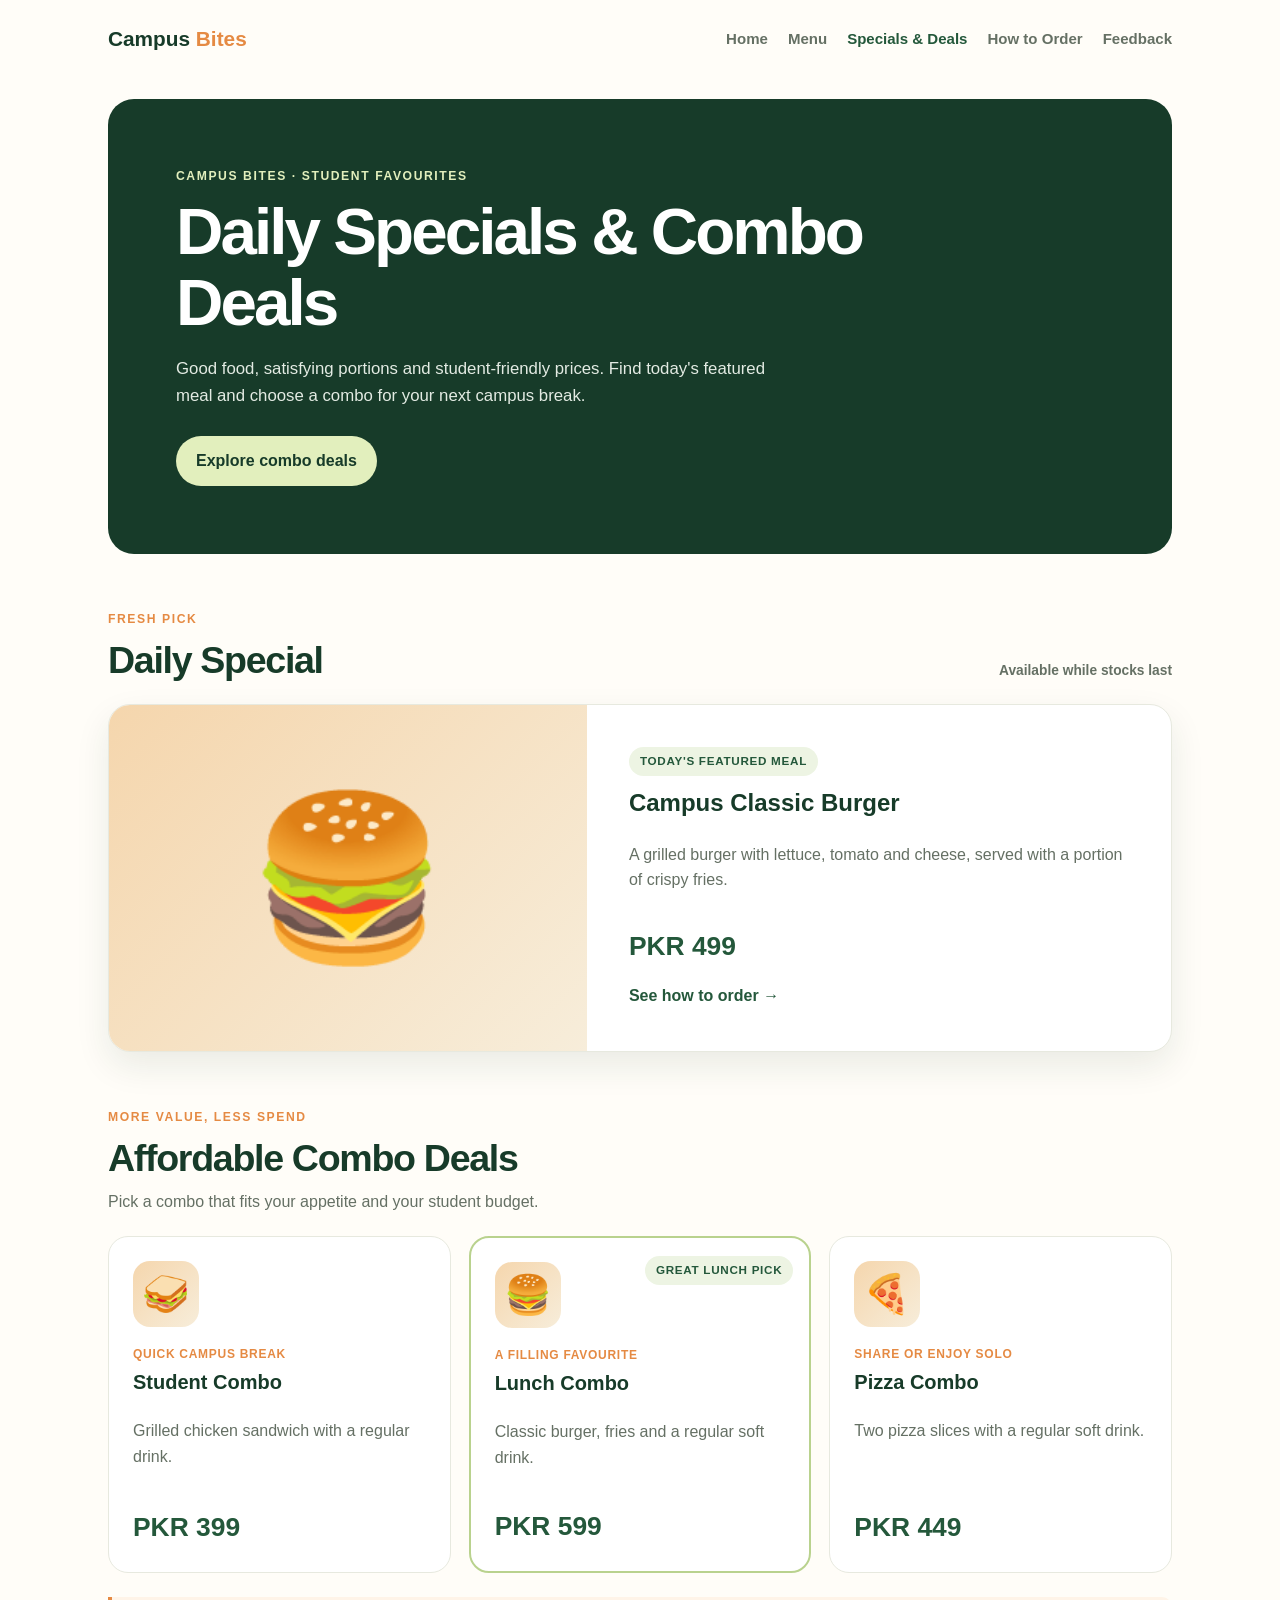
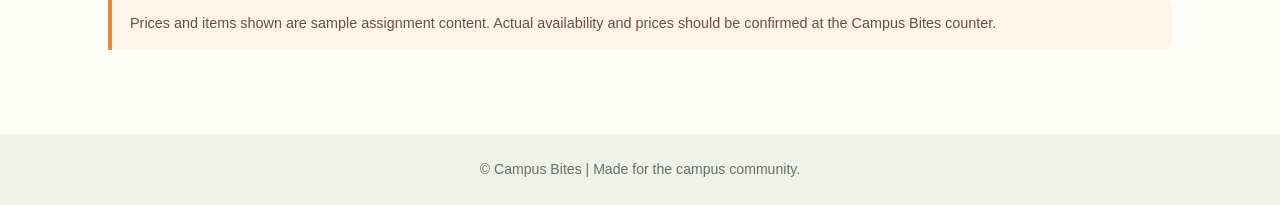
<file: src/deals.html>
<!DOCTYPE html>
<html lang="en">
<head>
  <meta charset="UTF-8">
  <meta name="viewport" content="width=device-width, initial-scale=1.0">
  <meta name="description" content="Campus Bites daily special and affordable student combo deals.">
  <title>Daily Specials &amp; Deals | Campus Bites</title>
  <link rel="stylesheet" href="../styles/style.css">
</head>
<body>
  <header class="site-header">
    <a class="brand" href="index.html">Campus <span>Bites</span></a>
    <nav class="main-nav" aria-label="Main navigation">
      <a href="index.html">Home</a>
      <a href="menu.html">Menu</a>
      <a href="deals.html" aria-current="page">Specials &amp; Deals</a>
      <a href="order.html">How to Order</a>
      <a href="feedback.html">Feedback</a>
    </nav>
  </header>

  <main>
    <section class="deals-hero" aria-labelledby="page-title">
      <p class="eyebrow">Campus Bites · Student favourites</p>
      <h1 id="page-title">Daily Specials &amp; Combo Deals</h1>
      <p>Good food, satisfying portions and student-friendly prices. Find today's featured meal and choose a combo for your next campus break.</p>
      <a class="button" href="#combo-deals">Explore combo deals</a>
    </section>

    <section class="content-section" aria-labelledby="daily-special-title">
      <div class="section-heading">
        <div>
          <p class="eyebrow">Fresh pick</p>
          <h2 id="daily-special-title">Daily Special</h2>
        </div>
        <span class="availability">Available while stocks last</span>
      </div>

      <article class="special-card">
        <div class="food-illustration" role="img" aria-label="Burger with fries">🍔</div>
        <div class="special-details">
          <span class="deal-tag">Today's featured meal</span>
          <h3>Campus Classic Burger</h3>
          <p>A grilled burger with lettuce, tomato and cheese, served with a portion of crispy fries.</p>
          <p class="price">PKR 499</p>
          <a class="text-link" href="order.html">See how to order <span aria-hidden="true">→</span></a>
        </div>
      </article>
    </section>

    <section class="content-section" id="combo-deals" aria-labelledby="combo-title">
      <div class="section-heading">
        <div>
          <p class="eyebrow">More value, less spend</p>
          <h2 id="combo-title">Affordable Combo Deals</h2>
          <p class="section-intro">Pick a combo that fits your appetite and your student budget.</p>
        </div>
      </div>

      <div class="deal-grid">
        <article class="deal-card">
          <div class="food-illustration small" role="img" aria-label="Sandwich">🥪</div>
          <p class="deal-category">Quick campus break</p>
          <h3>Student Combo</h3>
          <p>Grilled chicken sandwich with a regular drink.</p>
          <p class="price">PKR 399</p>
        </article>

        <article class="deal-card featured">
          <span class="popular-label">Great lunch pick</span>
          <div class="food-illustration small" role="img" aria-label="Burger and drink">🍔</div>
          <p class="deal-category">A filling favourite</p>
          <h3>Lunch Combo</h3>
          <p>Classic burger, fries and a regular soft drink.</p>
          <p class="price">PKR 599</p>
        </article>

        <article class="deal-card">
          <div class="food-illustration small" role="img" aria-label="Pizza">🍕</div>
          <p class="deal-category">Share or enjoy solo</p>
          <h3>Pizza Combo</h3>
          <p>Two pizza slices with a regular soft drink.</p>
          <p class="price">PKR 449</p>
        </article>
      </div>
      <p class="notice">Prices and items shown are sample assignment content. Actual availability and prices should be confirmed at the Campus Bites counter.</p>
    </section>
  </main>

  <footer class="site-footer">
    <p>&copy; Campus Bites | Made for the campus community.</p>
  </footer>
</body>
</html>
</file>
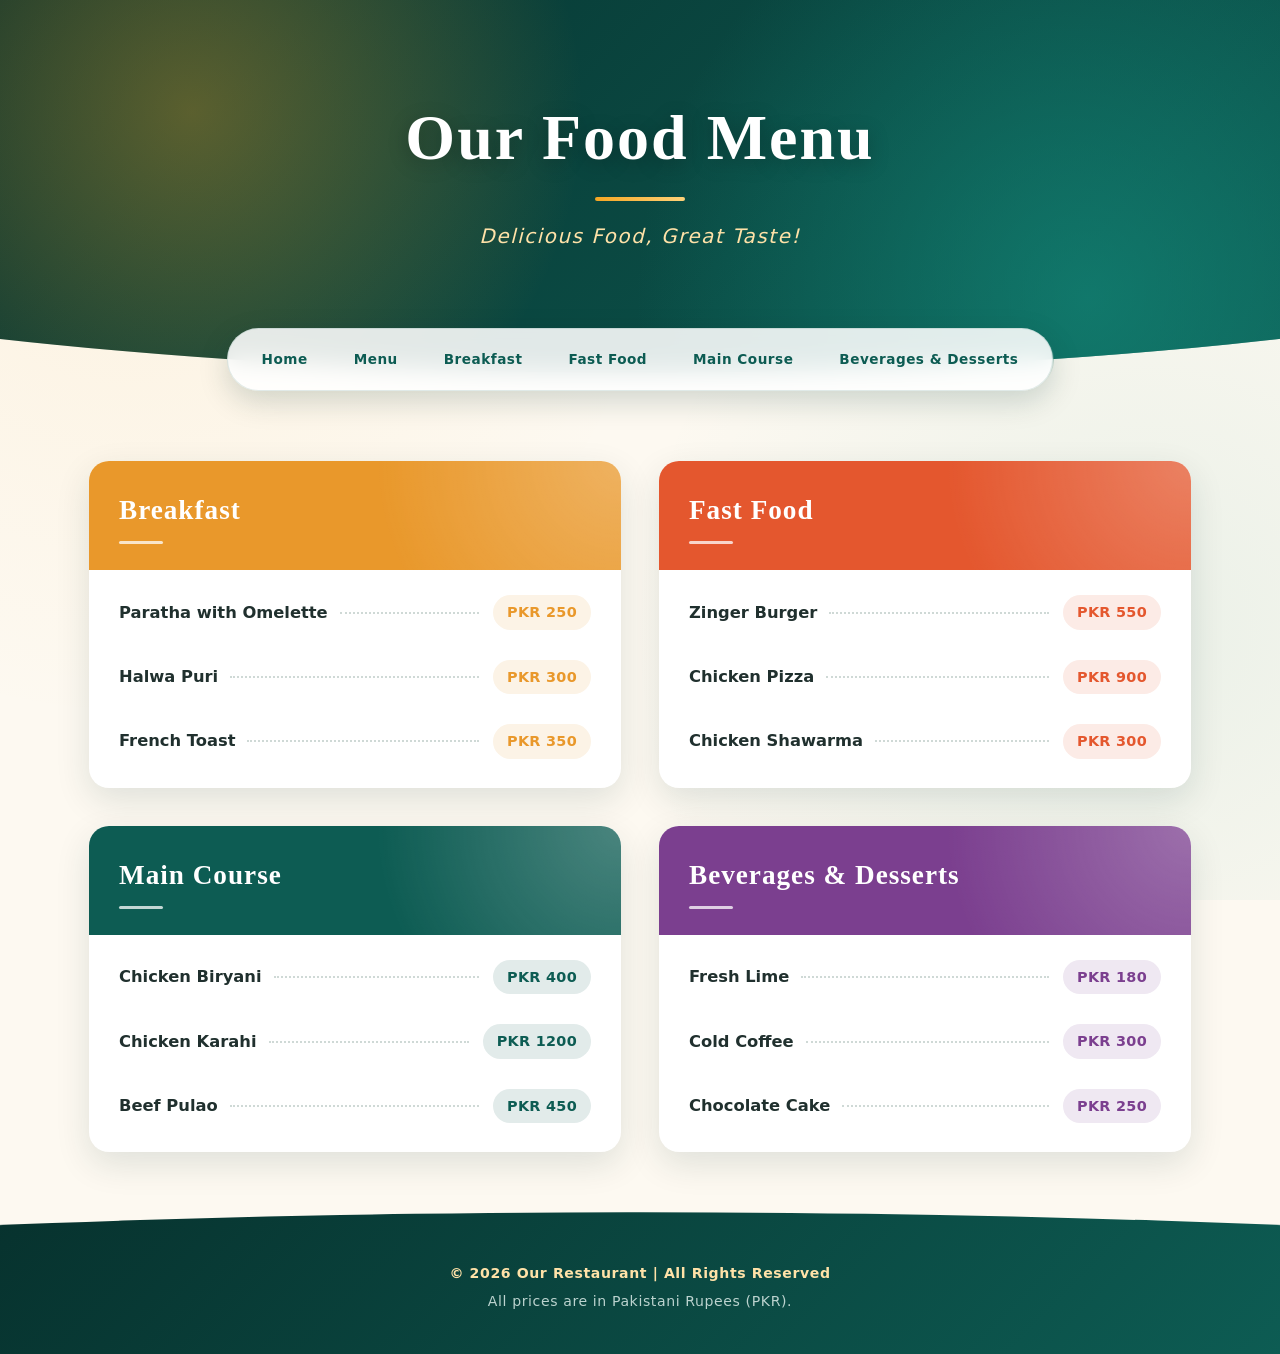
<file: src/menu.html>
<!DOCTYPE html>
<html lang="en">
<head>
    <meta charset="UTF-8">
    <meta name="viewport" content="width=device-width, initial-scale=1.0">
    <title>Our Food Menu</title>

    <!-- Link to CSS file -->
    <link rel="stylesheet" href="/style.css">
</head>
<body>

    <header>
        <h1>Our Food Menu</h1>
        <p>Delicious Food, Great Taste!</p>
    </header>

    <nav>
        <a href="index.html">Home</a>
        <a href="menu.html">Menu</a>
        <a href="#breakfast">Breakfast</a>
        <a href="#fast-food">Fast Food</a>
        <a href="#main-course">Main Course</a>
        <a href="#beverages">Beverages &amp; Desserts</a>
    </nav>

    <main class="menu-container">

        <!-- Breakfast -->
        <section class="category" id="breakfast">
            <h2>Breakfast</h2>

            <div class="menu-item">
                <span>Paratha with Omelette</span>
                <span class="price">PKR 250</span>
            </div>

            <div class="menu-item">
                <span>Halwa Puri</span>
                <span class="price">PKR 300</span>
            </div>

            <div class="menu-item">
                <span>French Toast</span>
                <span class="price">PKR 350</span>
            </div>
        </section>

        <!-- Fast Food -->
        <section class="category" id="fast-food">
            <h2>Fast Food</h2>

            <div class="menu-item">
                <span>Zinger Burger</span>
                <span class="price">PKR 550</span>
            </div>

            <div class="menu-item">
                <span>Chicken Pizza</span>
                <span class="price">PKR 900</span>
            </div>

            <div class="menu-item">
                <span>Chicken Shawarma</span>
                <span class="price">PKR 300</span>
            </div>
        </section>

        <!-- Main Course -->
        <section class="category" id="main-course">
            <h2>Main Course</h2>

            <div class="menu-item">
                <span>Chicken Biryani</span>
                <span class="price">PKR 400</span>
            </div>

            <div class="menu-item">
                <span>Chicken Karahi</span>
                <span class="price">PKR 1200</span>
            </div>

            <div class="menu-item">
                <span>Beef Pulao</span>
                <span class="price">PKR 450</span>
            </div>
        </section>

        <!-- Beverages and Desserts -->
        <section class="category" id="beverages">
            <h2>Beverages &amp; Desserts</h2>

            <div class="menu-item">
                <span>Fresh Lime</span>
                <span class="price">PKR 180</span>
            </div>

            <div class="menu-item">
                <span>Cold Coffee</span>
                <span class="price">PKR 300</span>
            </div>

            <div class="menu-item">
                <span>Chocolate Cake</span>
                <span class="price">PKR 250</span>
            </div>
        </section>

    </main>

    <footer>
        <p>&copy; 2026 Our Restaurant | All Rights Reserved</p>
        <p>All prices are in Pakistani Rupees (PKR).</p>
    </footer>

</body>
</html>
</file>
<file: styles/style.css>
/* Campus Bites shared stylesheet
   Deals page styles for assigned task: Issue #3.
   Other pages can add their own styles without changing this page's markup. */

:root {
  --color-ink: #202820;
  --color-muted: #657064;
  --color-green: #24583b;
  --color-green-dark: #173b29;
  --color-lime: #e2efbd;
  --color-orange: #e58a43;
  --color-paper: #fffdf8;
  --color-border: #e7e9df;
  --shadow-card: 0 14px 35px rgba(25, 55, 35, 0.09);
}

* { box-sizing: border-box; }

html { scroll-behavior: smooth; }

body {
  margin: 0;
  background: var(--color-paper);
  color: var(--color-ink);
  font-family: Arial, Helvetica, sans-serif;
  line-height: 1.6;
}

a { color: inherit; }

.site-header {
  max-width: 1120px;
  margin: 0 auto;
  padding: 22px 28px;
  display: flex;
  align-items: center;
  justify-content: space-between;
  gap: 24px;
}

.brand {
  color: var(--color-green-dark);
  font-size: 1.3rem;
  font-weight: 800;
  text-decoration: none;
  white-space: nowrap;
}

.brand span { color: var(--color-orange); }

.main-nav {
  display: flex;
  flex-wrap: wrap;
  gap: 20px;
}

.main-nav a {
  color: var(--color-muted);
  font-size: 0.94rem;
  font-weight: 700;
  text-decoration: none;
}

.main-nav a:hover,
.main-nav a[aria-current="page"] { color: var(--color-green); }

main {
  width: min(1064px, calc(100% - 40px));
  margin: 0 auto;
  padding-bottom: 70px;
}

.deals-hero {
  margin: 22px 0 54px;
  padding: clamp(34px, 6vw, 68px);
  border-radius: 26px;
  background: var(--color-green-dark);
  color: white;
}

.eyebrow {
  margin: 0 0 10px;
  color: var(--color-orange);
  font-size: 0.76rem;
  font-weight: 800;
  letter-spacing: 0.13em;
  text-transform: uppercase;
}

.deals-hero .eyebrow { color: var(--color-lime); }

.deals-hero h1 {
  max-width: 720px;
  margin: 0;
  font-size: clamp(2.2rem, 6vw, 4.1rem);
  line-height: 1.08;
  letter-spacing: -0.045em;
}

.deals-hero > p:not(.eyebrow) {
  max-width: 620px;
  margin: 18px 0 26px;
  color: #e3ebe3;
  font-size: 1.05rem;
}

.button {
  display: inline-block;
  padding: 12px 20px;
  border-radius: 999px;
  background: var(--color-lime);
  color: var(--color-green-dark);
  font-weight: 800;
  text-decoration: none;
}

.button:hover { background: white; }

.content-section { margin-top: 56px; }

.section-heading {
  display: flex;
  align-items: end;
  justify-content: space-between;
  gap: 20px;
  margin-bottom: 22px;
}

.section-heading h2 {
  margin: 0;
  color: var(--color-green-dark);
  font-size: clamp(1.7rem, 4vw, 2.35rem);
  line-height: 1.15;
  letter-spacing: -0.035em;
}

.section-intro { margin: 8px 0 0; color: var(--color-muted); }

.availability {
  color: var(--color-muted);
  font-size: 0.86rem;
  font-weight: 700;
}

.special-card {
  display: grid;
  grid-template-columns: 0.9fr 1.1fr;
  overflow: hidden;
  border: 1px solid var(--color-border);
  border-radius: 22px;
  background: white;
  box-shadow: var(--shadow-card);
}

.food-illustration {
  min-height: 270px;
  display: grid;
  place-items: center;
  background: linear-gradient(135deg, #f5d6ad, #f7edda);
  font-size: clamp(6rem, 15vw, 10rem);
}

.special-details {
  display: flex;
  flex-direction: column;
  align-items: flex-start;
  justify-content: center;
  padding: clamp(24px, 4vw, 42px);
}

.deal-tag,
.popular-label {
  display: inline-block;
  padding: 5px 11px;
  border-radius: 999px;
  background: #edf4e3;
  color: var(--color-green);
  font-size: 0.73rem;
  font-weight: 800;
  letter-spacing: 0.06em;
  text-transform: uppercase;
}

.special-details h3,
.deal-card h3 {
  margin: 13px 0 8px;
  color: var(--color-green-dark);
  font-size: 1.5rem;
  line-height: 1.2;
}

.special-details > p:not(.price),
.deal-card > p:not(.price):not(.deal-category) { color: var(--color-muted); }

.price {
  margin: 16px 0;
  color: var(--color-green);
  font-size: 1.65rem;
  font-weight: 900;
}

.text-link {
  color: var(--color-green);
  font-weight: 800;
  text-decoration: none;
}

.text-link:hover { text-decoration: underline; }

.deal-grid {
  display: grid;
  grid-template-columns: repeat(3, minmax(0, 1fr));
  gap: 18px;
}

.deal-card {
  position: relative;
  display: flex;
  flex-direction: column;
  align-items: flex-start;
  min-height: 290px;
  padding: 24px;
  border: 1px solid var(--color-border);
  border-radius: 20px;
  background: white;
}

.deal-card.featured { border: 2px solid #b9d28e; }

.food-illustration.small {
  width: 66px;
  min-height: 66px;
  border-radius: 17px;
  font-size: 2.4rem;
}

.deal-category {
  margin: 18px 0 0;
  color: var(--color-orange);
  font-size: 0.75rem;
  font-weight: 800;
  letter-spacing: 0.06em;
  text-transform: uppercase;
}

.deal-card h3 { margin-top: 6px; font-size: 1.25rem; }

.deal-card .price { margin-top: auto; margin-bottom: 0; padding-top: 18px; }

.popular-label { position: absolute; top: 18px; right: 16px; }

.notice {
  margin-top: 24px;
  padding: 15px 18px;
  border-left: 4px solid var(--color-orange);
  border-radius: 0 10px 10px 0;
  background: #fff4e8;
  color: #66513d;
  font-size: 0.9rem;
}

.site-footer {
  padding: 24px;
  background: #f0f2e9;
  color: var(--color-muted);
  text-align: center;
  font-size: 0.88rem;
}

.site-footer p { margin: 0; }

@media (max-width: 760px) {
  .site-header { align-items: flex-start; flex-direction: column; }
  .main-nav { gap: 12px 16px; }
  .special-card { grid-template-columns: 1fr; }
  .food-illustration { min-height: 190px; }
  .deal-grid { grid-template-columns: 1fr; }
  .deal-card { min-height: 250px; }
  .section-heading { align-items: flex-start; flex-direction: column; }
  .content-section { margin-top: 44px; }
}

@media (max-width: 420px) {
  main { width: min(100% - 28px, 1064px); }
  .site-header { padding: 18px 14px; }
  .deals-hero { padding: 28px 22px; }
}
</file>
<file: style.css>
/* ==========================================================
   Our Food Menu: Emerald & Saffron Theme
   ========================================================== */

:root {
    --emerald-900: #07322e;
    --emerald-700: #0d5c53;
    --emerald-500: #148f7f;
    --saffron: #f5a623;
    --saffron-soft: #fff1d6;
    --ivory: #fdf9f1;
    --white: #ffffff;
    --ink: #20302e;
    --muted: #6c7f7b;

    /* Category accent colors */
    --c-breakfast: #e9982b;
    --c-fastfood: #e4572e;
    --c-main: #0d5c53;
    --c-drinks: #7b3f8f;

    --font-heading: Georgia, "Palatino Linotype", Palatino, "Times New Roman", serif;
    --font-body: system-ui, -apple-system, "Segoe UI", Roboto, "Helvetica Neue", Arial, sans-serif;

    --radius: 20px;
    --shadow: 0 12px 35px rgba(7, 50, 46, 0.12);
    --transition: 0.35s ease;
}

/* ---------- Reset & Base ---------- */
*,
*::before,
*::after {
    margin: 0;
    padding: 0;
    box-sizing: border-box;
}

html {
    scroll-behavior: smooth;
    scroll-padding-top: 90px;
}

body {
    font-family: var(--font-body);
    font-size: 16px;
    line-height: 1.7;
    color: var(--ink);
    background-color: var(--ivory);
    background-image:
        radial-gradient(circle at 10% 20%, rgba(245, 166, 35, 0.08) 0, transparent 40%),
        radial-gradient(circle at 90% 70%, rgba(20, 143, 127, 0.08) 0, transparent 40%);
    background-attachment: fixed;
    -webkit-font-smoothing: antialiased;
}

/* ---------- Header ---------- */
header {
    position: relative;
    overflow: hidden;
    text-align: center;
    padding: 100px 20px 120px;
    color: var(--white);
    background:
        radial-gradient(circle at 15% 30%, rgba(245, 166, 35, 0.35) 0, transparent 35%),
        radial-gradient(circle at 85% 80%, rgba(20, 143, 127, 0.6) 0, transparent 40%),
        linear-gradient(135deg, var(--emerald-900), var(--emerald-700));
    clip-path: ellipse(120% 100% at 50% 0%);
}

header h1 {
    font-family: var(--font-heading);
    font-size: clamp(2.4rem, 6vw, 4rem);
    font-weight: 700;
    letter-spacing: 2px;
    line-height: 1.2;
    text-shadow: 0 4px 20px rgba(0, 0, 0, 0.25);
}

header h1::after {
    content: "";
    display: block;
    width: 90px;
    height: 4px;
    margin: 20px auto 18px;
    border-radius: 10px;
    background: linear-gradient(90deg, var(--saffron), #ffd27a);
}

header p {
    font-size: clamp(1rem, 2.4vw, 1.25rem);
    font-style: italic;
    letter-spacing: 1.5px;
    color: #ffe2a8;
}

/* ---------- Navigation ---------- */
nav {
    position: sticky;
    top: 12px;
    z-index: 100;
    display: flex;
    flex-wrap: wrap;
    justify-content: center;
    gap: 6px;
    width: fit-content;
    max-width: calc(100% - 24px);
    margin: -45px auto 0;
    padding: 10px 14px;
    background: rgba(255, 255, 255, 0.88);
    backdrop-filter: blur(12px);
    -webkit-backdrop-filter: blur(12px);
    border: 1px solid rgba(13, 92, 83, 0.12);
    border-radius: 60px;
    box-shadow: 0 10px 30px rgba(7, 50, 46, 0.18);
}

nav a {
    padding: 9px 20px;
    font-size: 0.85rem;
    font-weight: 600;
    letter-spacing: 0.5px;
    text-decoration: none;
    color: var(--emerald-700);
    border-radius: 40px;
    transition: background-color var(--transition), color var(--transition), transform var(--transition);
}

nav a:hover,
nav a:focus-visible {
    color: var(--white);
    background: linear-gradient(135deg, var(--emerald-700), var(--emerald-500));
    transform: translateY(-2px);
    outline: none;
}

/* ---------- Menu Layout ---------- */
.menu-container {
    max-width: 1150px;
    margin: 0 auto;
    padding: 70px 24px 60px;
    display: grid;
    grid-template-columns: repeat(2, 1fr);
    gap: 38px;
}

/* ---------- Category Cards ---------- */
.category {
    --accent: var(--emerald-700);
    overflow: hidden;
    padding-bottom: 14px;
    background-color: var(--white);
    border-radius: var(--radius);
    box-shadow: var(--shadow);
    transition: transform var(--transition), box-shadow var(--transition);
    animation: rise 0.7s ease both;
}

.category:nth-child(1) { --accent: var(--c-breakfast); animation-delay: 0.05s; }
.category:nth-child(2) { --accent: var(--c-fastfood);  animation-delay: 0.15s; }
.category:nth-child(3) { --accent: var(--c-main);      animation-delay: 0.25s; }
.category:nth-child(4) { --accent: var(--c-drinks);    animation-delay: 0.35s; }

.category:hover {
    transform: translateY(-8px);
    box-shadow: 0 22px 50px rgba(7, 50, 46, 0.2);
}

.category h2 {
    position: relative;
    margin-bottom: 10px;
    padding: 26px 30px;
    font-family: var(--font-heading);
    font-size: 1.7rem;
    font-weight: 700;
    letter-spacing: 1px;
    color: var(--white);
    background:
        radial-gradient(circle at 100% 0%, rgba(255, 255, 255, 0.25) 0, transparent 45%),
        var(--accent);
}

/* Small accent bar beneath each heading */
.category h2::after {
    content: "";
    display: block;
    width: 44px;
    height: 3px;
    margin-top: 8px;
    border-radius: 10px;
    background-color: rgba(255, 255, 255, 0.75);
}

/* ---------- Menu Items ---------- */
.menu-item {
    display: flex;
    align-items: center;
    gap: 14px;
    margin: 0 14px;
    padding: 15px 16px;
    border-radius: 12px;
    transition: background-color var(--transition), transform var(--transition);
}

.menu-item:hover {
    background-color: var(--saffron-soft);
    transform: translateX(6px);
}

/* Item name with dotted leader line */
.menu-item span:first-child {
    flex: 1;
    display: flex;
    align-items: baseline;
    font-weight: 600;
    font-size: 1.02rem;
    color: var(--ink);
}

.menu-item span:first-child::after {
    content: "";
    flex: 1;
    min-width: 20px;
    margin-left: 12px;
    border-bottom: 2px dotted #cfd9d6;
    transform: translateY(-4px);
}

/* Price badge */
.menu-item .price {
    flex-shrink: 0;
    padding: 5px 14px;
    font-size: 0.9rem;
    font-weight: 700;
    letter-spacing: 0.3px;
    white-space: nowrap;
    color: var(--accent);
    background-color: color-mix(in srgb, var(--accent) 12%, white);
    border-radius: 30px;
    transition: background-color var(--transition), color var(--transition);
}

.menu-item:hover .price {
    color: var(--white);
    background-color: var(--accent);
}

/* ---------- Footer ---------- */
footer {
    padding: 50px 20px 40px;
    text-align: center;
    color: #bcd3cf;
    background: linear-gradient(135deg, var(--emerald-900), var(--emerald-700));
    clip-path: ellipse(120% 100% at 50% 100%);
}

footer p {
    font-size: 0.88rem;
    letter-spacing: 0.6px;
}

footer p:first-child {
    margin-bottom: 4px;
    font-weight: 600;
    color: #ffe2a8;
}

/* ---------- Animation ---------- */
@keyframes rise {
    from {
        opacity: 0;
        transform: translateY(30px);
    }
    to {
        opacity: 1;
        transform: translateY(0);
    }
}

/* ---------- Responsive ---------- */
@media (max-width: 880px) {
    .menu-container {
        grid-template-columns: 1fr;
        padding: 60px 16px 40px;
        gap: 30px;
    }
}

@media (max-width: 560px) {
    header {
        padding: 70px 16px 100px;
    }

    nav {
        border-radius: 24px;
        gap: 4px;
    }

    nav a {
        padding: 7px 12px;
        font-size: 0.78rem;
    }

    .category h2 {
        padding: 22px 22px;
        font-size: 1.45rem;
    }

    .menu-item {
        margin: 0 6px;
        padding: 13px 12px;
    }
}

/* ---------- Accessibility & Print ---------- */
@media (prefers-reduced-motion: reduce) {
    html {
        scroll-behavior: auto;
    }

    *,
    *::before,
    *::after {
        animation: none !important;
        transition: none !important;
    }
}

@media print {
    nav {
        display: none;
    }

    header,
    footer {
        clip-path: none;
    }

    .category {
        box-shadow: none;
        break-inside: avoid;
    }
}
</file>
